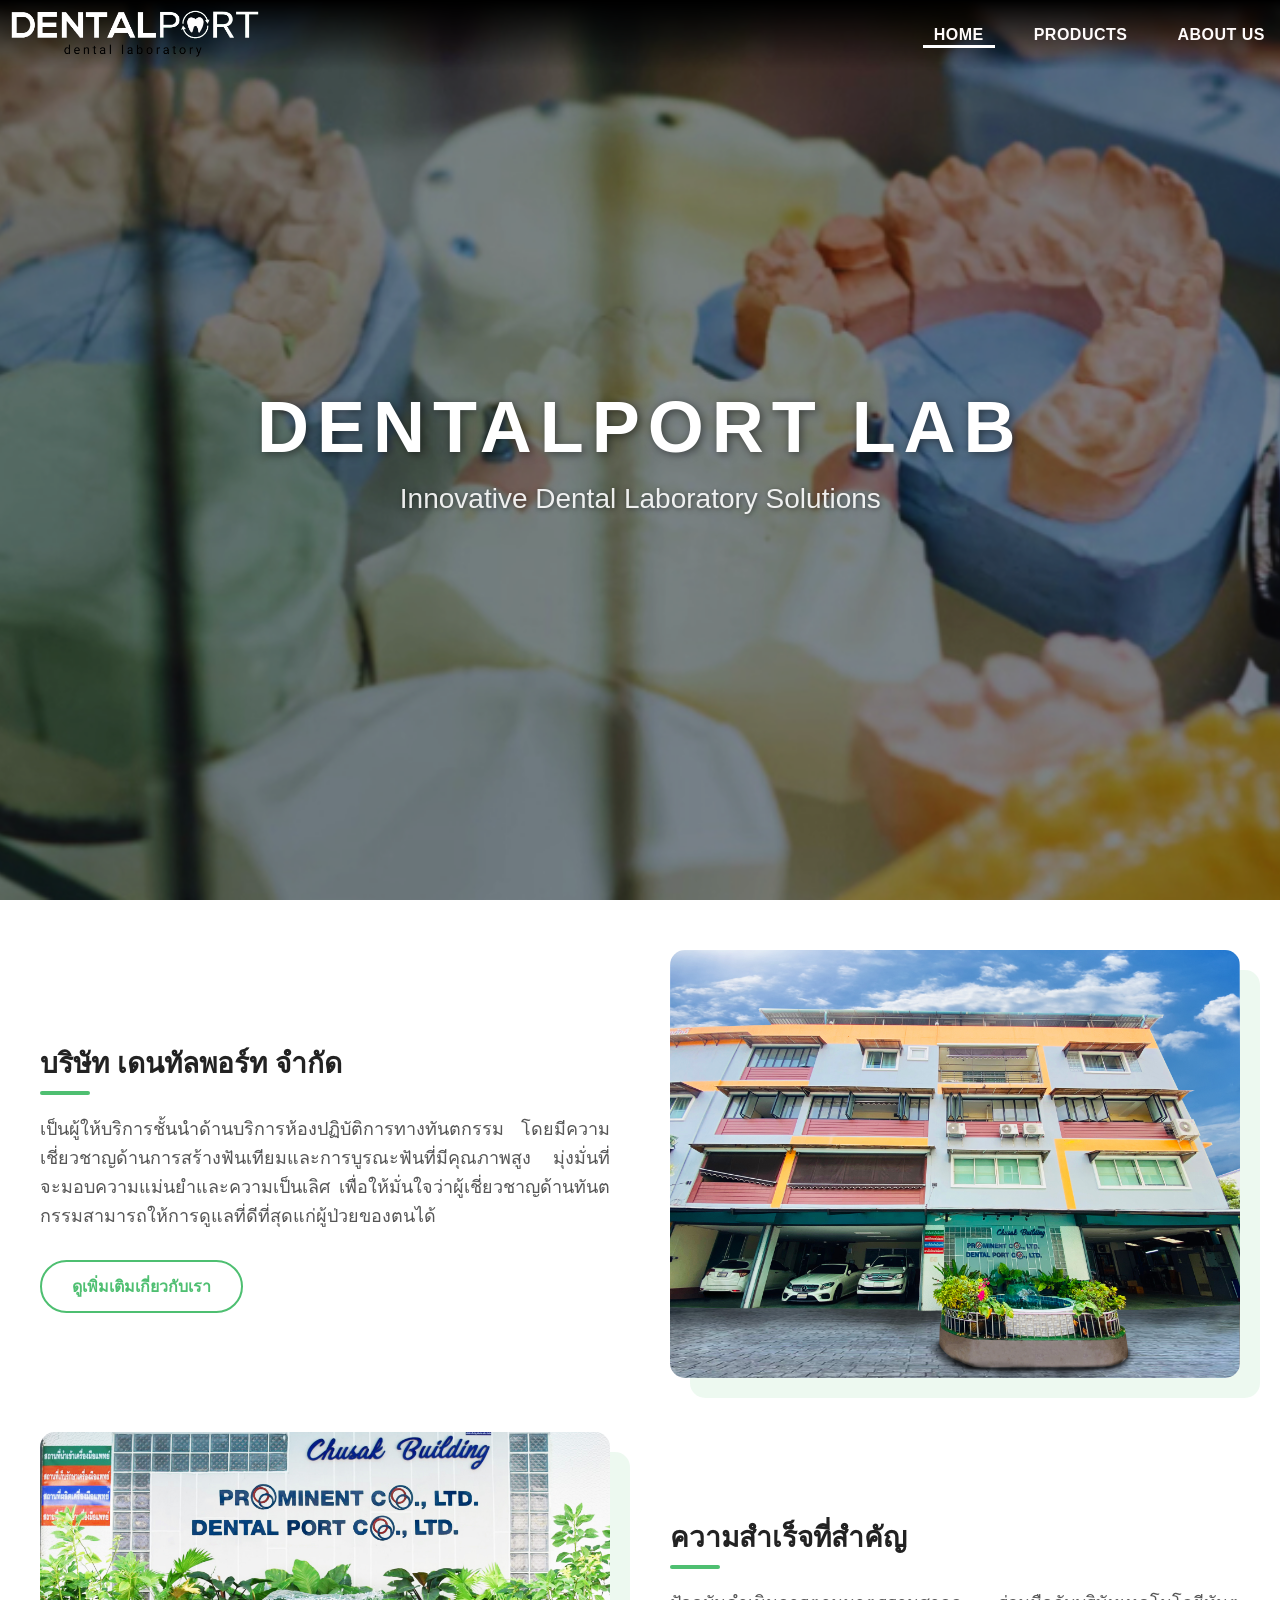
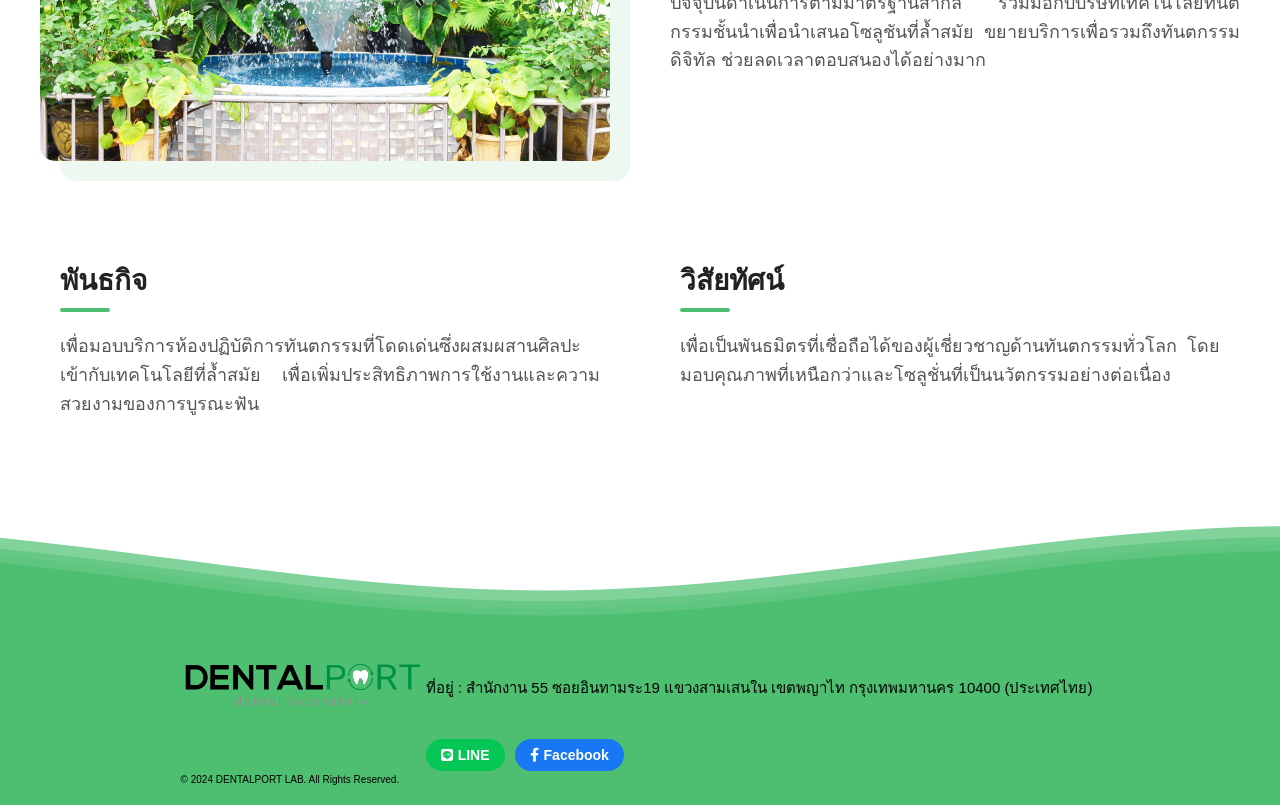
<file: index.html>
<!DOCTYPE html>
<html lang="th">
<head>
    <meta charset="UTF-8">
    <meta name="viewport" content="width=device-width, initial-scale=1.0">
    <title>DENTALPORT</title>
    
    <link rel="icon" type="image/png" href="images/logoS.png?v=2">
    <link rel="apple-touch-icon" href="images/logoS.png"> <link rel="stylesheet" href="styles.css">
    <link rel="stylesheet" href="https://cdnjs.cloudflare.com/ajax/libs/font-awesome/6.0.0/css/all.min.css">
</head>
<body>
    <div id="header-placeholder"></div>

    <section class="hero-section" id="main-hero-section">
        <div id="slideshow-bg" class="slideshow-container"></div>

        <div class="hero-overlay"></div> 

        <div class="hero-content">
            <h1 class="hero-title">DENTALPORT LAB</h1>
            <p class="hero-subtitle">Innovative Dental Laboratory Solutions</p>
        </div>
    </section>

    <main class="main-content-section">
        <div class="container">
            <div class="about-brief-wrapper">
                <div class="brief-text">
                    <h2 class="brief-title">บริษัท เดนทัลพอร์ท จำกัด</h2>
                    <p class="brief-p">
                        เป็นผู้ให้บริการชั้นนำด้านบริการห้องปฏิบัติการทางทันตกรรม
                        โดยมีความเชี่ยวชาญด้านการสร้างฟันเทียมและการบูรณะฟันที่มีคุณภาพสูง
                        มุ่งมั่นที่จะมอบความแม่นยำและความเป็นเลิศ
                        เพื่อให้มั่นใจว่าผู้เชี่ยวชาญด้านทันตกรรมสามารถให้การดูแลที่ดีที่สุดแก่ผู้ป่วยของตนได้
                    </p>
                    <a href="aboutus.html" class="btn-outline">ดูเพิ่มเติมเกี่ยวกับเรา</a>
                </div>

                <div class="brief-image">
                    <img src="slideshow/img4.jpg" alt="Dental Lab Work">
                </div>
            </div>
        </div>
        <div class="container" style="margin-top: 50px; margin-bottom: 50px">
            <div class="about-brief-wrapper">
                
                <div class="brief-image">
                    <img src="slideshow/img3.jpg" alt="Dental Lab Work">
                </div>
                
                <div class="brief-text">
                    <h2 class="brief-title">ความสำเร็จที่สำคัญ</h2>
                    <p class="brief-p">
                        ปัจจุบันดำเนินการตามมาตรฐานสากล
                        ร่วมมือกับบริษัทเทคโนโลยีทันตกรรมชั้นนำเพื่อนำเสนอโซลูชันที่ล้ำสมัย
                        ขยายบริการเพื่อรวมถึงทันตกรรมดิจิทัล
                        ช่วยลดเวลาตอบสนองได้อย่างมาก
                    </p>
                    <!--<a href="aboutus.html" class="btn-outline">ดูเพิ่มเติมเกี่ยวกับเรา</a>-->
                </div>
            </div>
        </div>
        <div class="container" style="margin-bottom: 50px">
            <div class="about-brief-wrapper vision-mission-grid">
                <div class="brief-text">
                    <h2 class="brief-title">พันธกิจ</h2>
                    <p class="brief-p">
                        เพื่อมอบบริการห้องปฏิบัติการทันตกรรมที่โดดเด่นซึ่งผสมผสานศิลปะเข้ากับเทคโนโลยีที่ล้ำสมัย เพื่อเพิ่มประสิทธิภาพการใช้งานและความสวยงามของการบูรณะฟัน
                    </p>
                </div>

                <div class="brief-text">
                    <h2 class="brief-title">วิสัยทัศน์</h2>
                    <p class="brief-p">
                        เพื่อเป็นพันธมิตรที่เชื่อถือได้ของผู้เชี่ยวชาญด้านทันตกรรมทั่วโลก โดยมอบคุณภาพที่เหนือกว่าและโซลูชั่นที่เป็นนวัตกรรมอย่างต่อเนื่อง
                    </p>
                </div>
            </div>
        </div>
    </main>
    
    <div id="footer-placeholder"></div>
    <script src="script.js"></script>
</body>
</html>
</file>
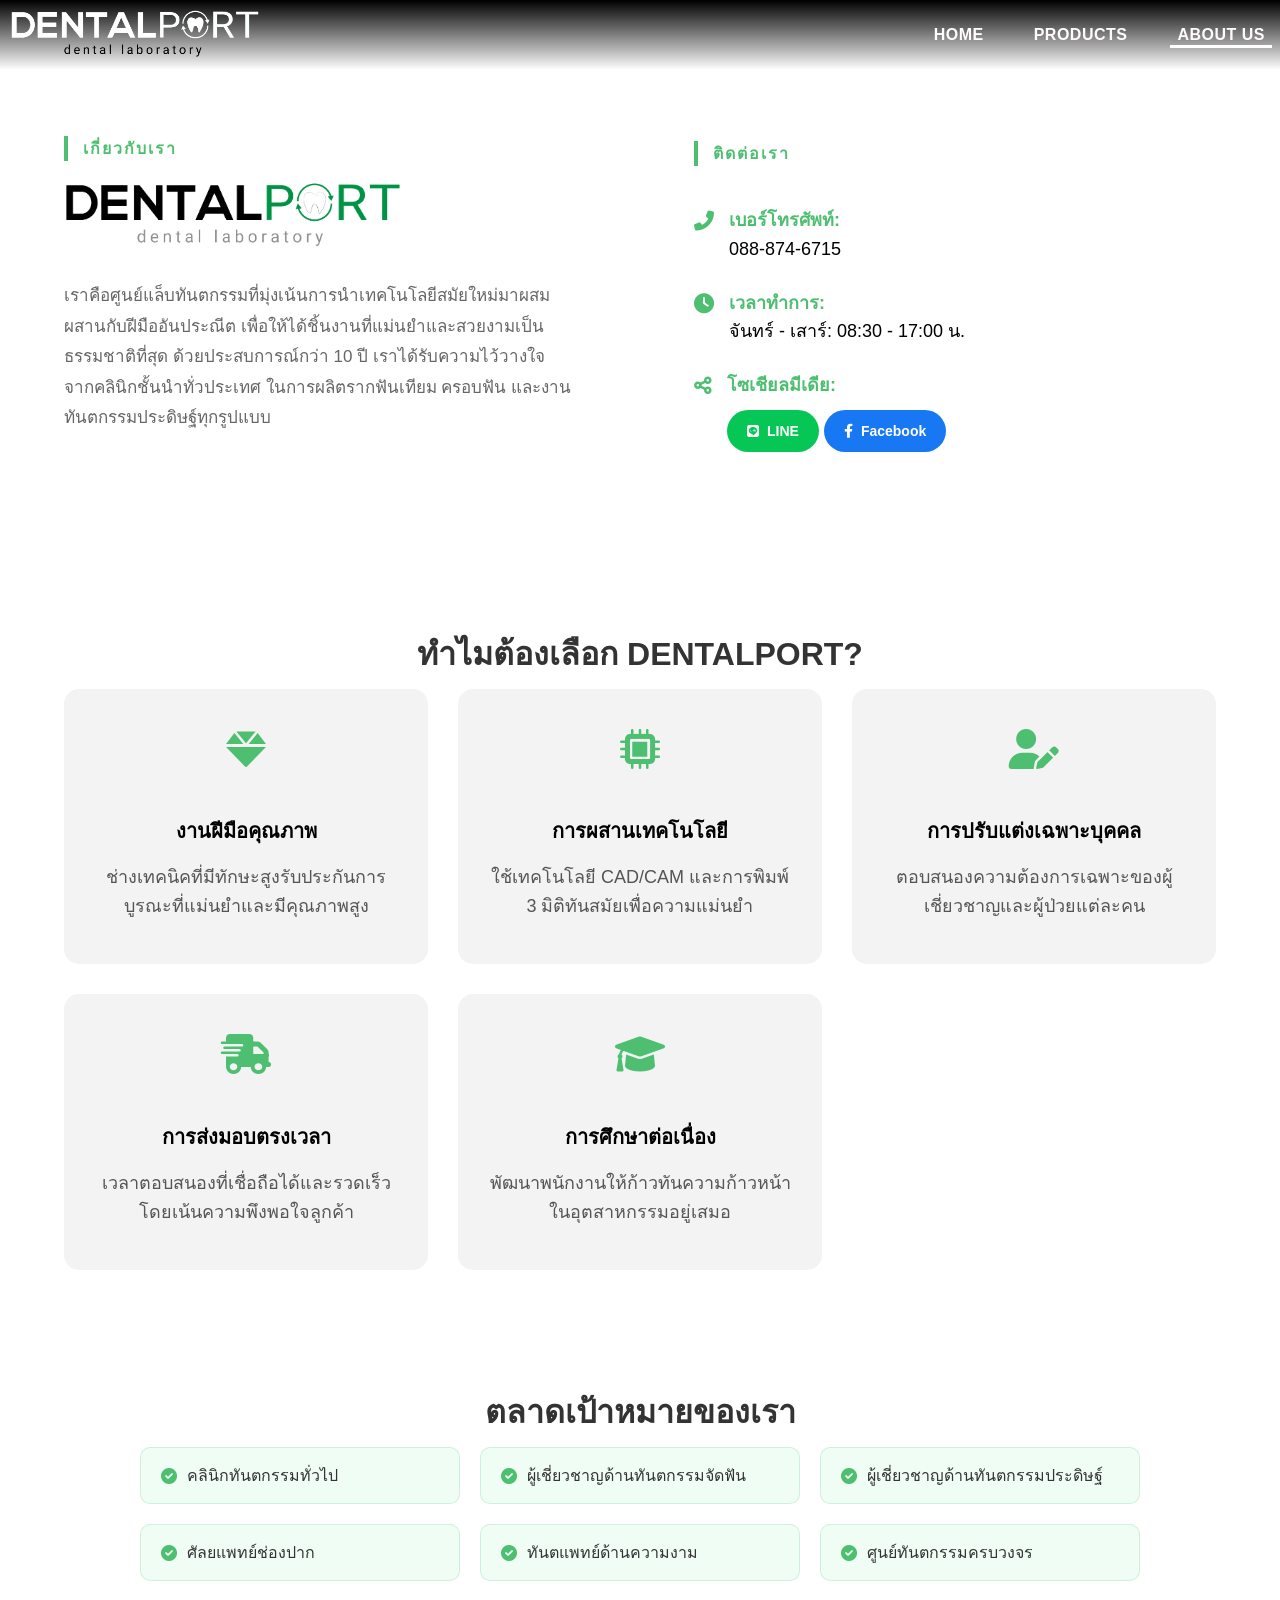
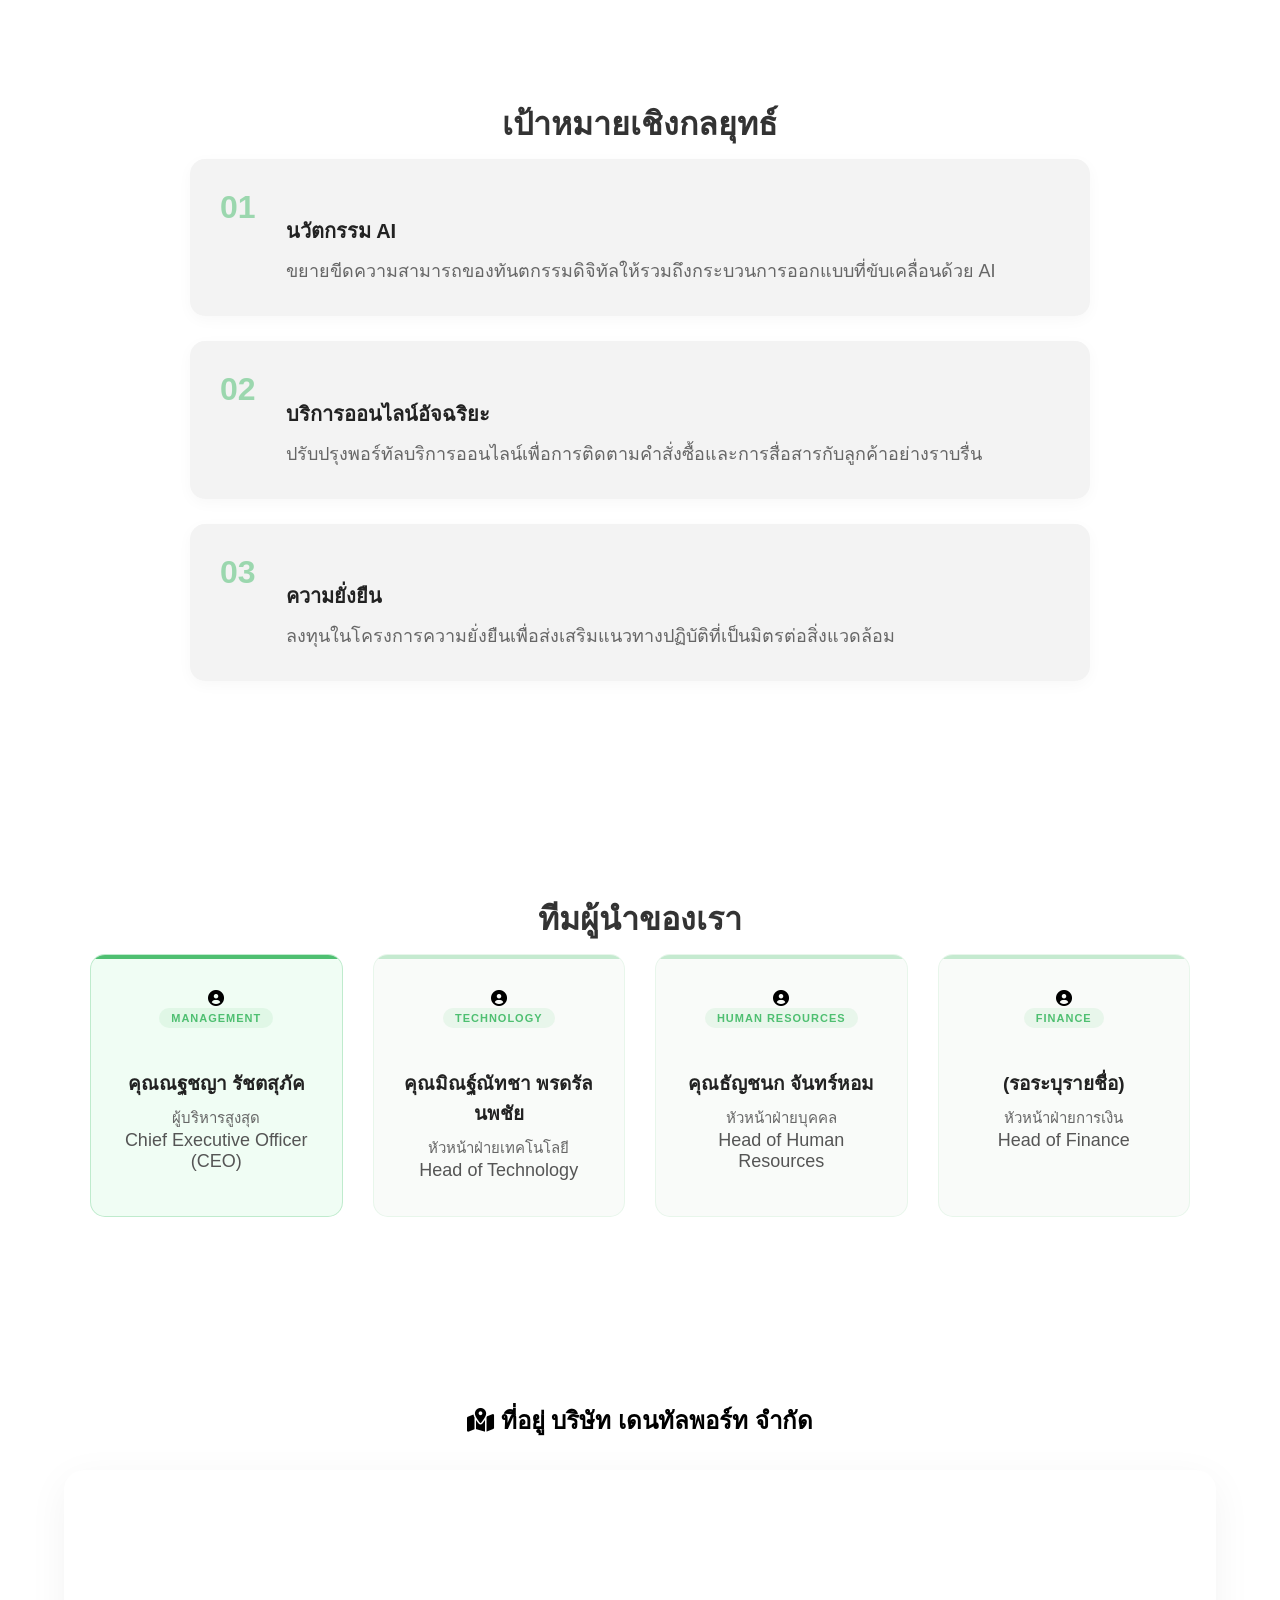
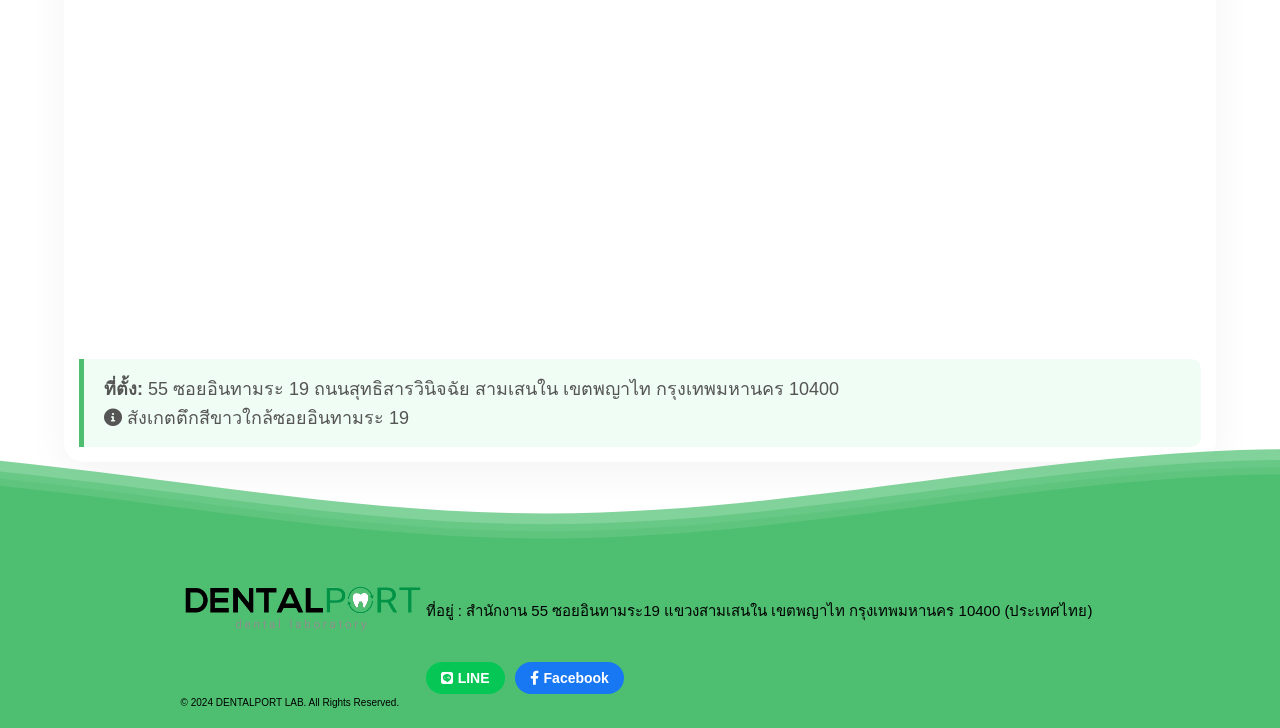
<file: aboutus.html>
<!DOCTYPE html>
<html lang="th">
<head>
    <meta charset="UTF-8">
    <meta name="viewport" content="width=device-width, initial-scale=1.0">
    <title>ABOUT US - DENTALPORT</title>
    
    <link rel="icon" type="image/png" href="images/logoS.png?v=2">
    <link rel="apple-touch-icon" href="images/logoS.png"> <link rel="stylesheet" href="styles.css">
    <link rel="stylesheet" href="https://cdnjs.cloudflare.com/ajax/libs/font-awesome/6.0.0/css/all.min.css">
</head>
<body>

    <div id="header-placeholder"></div>

    <section class="about-hero-section">
        <main class="about-container">
            <div class="about-left">
                <h3 class="section-title">เกี่ยวกับเรา</h3>
                <img src="images/logodentalport.png" alt="Logo" class="about-logo-main">
                <p class="about-description">
                    เราคือศูนย์แล็บทันตกรรมที่มุ่งเน้นการนำเทคโนโลยีสมัยใหม่มาผสมผสานกับฝีมืออันประณีต 
                    เพื่อให้ได้ชิ้นงานที่แม่นยำและสวยงามเป็นธรรมชาติที่สุด 
                    ด้วยประสบการณ์กว่า 10 ปี เราได้รับความไว้วางใจจากคลินิกชั้นนำทั่วประเทศ 
                    ในการผลิตรากฟันเทียม ครอบฟัน และงานทันตกรรมประดิษฐ์ทุกรูปแบบ
                </p>
            </div>

            <div class="about-right">
                <h3 class="section-title">ติดต่อเรา</h3>
                <div class="contact-list">
                    <div class="contact-item">
                        <i class="fas fa-phone-alt icon-green"></i>
                        <div>
                            <strong>เบอร์โทรศัพท์:</strong><br>
                            088-874-6715
                        </div>
                    </div>
                    <div class="contact-item">
                        <i class="fas fa-clock icon-green"></i>
                        <div>
                            <strong>เวลาทำการ:</strong><br>
                            จันทร์ - เสาร์: 08:30 - 17:00 น.
                        </div>
                    </div>
                    <div class="contact-item">
                        <i class="fas fa-share-alt icon-green"></i>
                        <div>
                            <strong>โซเชียลมีเดีย:</strong>
                            <div class="social-buttons">
                                <a href="https://line.me/ti/p/~YOUR_ID" target="_blank" class="btn-social line">
                                    <i class="fab fa-line"></i> LINE
                                </a>
                                <a href="https://facebook.com/YOUR_PAGE" target="_blank" class="btn-social facebook">
                                    <i class="fab fa-facebook-f"></i> Facebook
                                </a>
                            </div>
                        </div>
                    </div>
                </div>
            </div>
        </main>
    </section>

    <section class="features-section">
        <div class="container-inner">
            <h2 class="main-sub-title">ทำไมต้องเลือก DENTALPORT?</h2>
            <div class="features-grid">
                <div class="feature-card">
                    <i class="fas fa-gem"></i>
                    <h4>งานฝีมือคุณภาพ</h4>
                    <p>ช่างเทคนิคที่มีทักษะสูงรับประกันการบูรณะที่แม่นยำและมีคุณภาพสูง</p>
                </div>
                <div class="feature-card">
                    <i class="fas fa-microchip"></i>
                    <h4>การผสานเทคโนโลยี</h4>
                    <p>ใช้เทคโนโลยี CAD/CAM และการพิมพ์ 3 มิติทันสมัยเพื่อความแม่นยำ</p>
                </div>
                <div class="feature-card">
                    <i class="fas fa-user-edit"></i>
                    <h4>การปรับแต่งเฉพาะบุคคล</h4>
                    <p>ตอบสนองความต้องการเฉพาะของผู้เชี่ยวชาญและผู้ป่วยแต่ละคน</p>
                </div>
                <div class="feature-card">
                    <i class="fas fa-shipping-fast"></i>
                    <h4>การส่งมอบตรงเวลา</h4>
                    <p>เวลาตอบสนองที่เชื่อถือได้และรวดเร็วโดยเน้นความพึงพอใจลูกค้า</p>
                </div>
                <div class="feature-card">
                    <i class="fas fa-graduation-cap"></i>
                    <h4>การศึกษาต่อเนื่อง</h4>
                    <p>พัฒนาพนักงานให้ก้าวทันความก้าวหน้าในอุตสาหกรรมอยู่เสมอ</p>
                </div>
            </div>
        </div>
    </section>
    
    <section class="target-market-section">
        <div class="container-inner">
            <h2 class="main-sub-title">ตลาดเป้าหมายของเรา</h2>
            <div class="market-grid">
                <div class="market-item"><i class="fas fa-check-circle"></i> คลินิกทันตกรรมทั่วไป</div>
                <div class="market-item"><i class="fas fa-check-circle"></i> ผู้เชี่ยวชาญด้านทันตกรรมจัดฟัน</div>
                <div class="market-item"><i class="fas fa-check-circle"></i> ผู้เชี่ยวชาญด้านทันตกรรมประดิษฐ์</div>
                <div class="market-item"><i class="fas fa-check-circle"></i> ศัลยแพทย์ช่องปาก</div>
                <div class="market-item"><i class="fas fa-check-circle"></i> ทันตแพทย์ด้านความงาม</div>
                <div class="market-item"><i class="fas fa-check-circle"></i> ศูนย์ทันตกรรมครบวงจร</div>
            </div>
        </div>
    </section>

    <section class="strategy-section">
        <div class="container-inner">
            <h2 class="main-sub-title">เป้าหมายเชิงกลยุทธ์</h2>
            <div class="strategy-container">
                <div class="strategy-card">
                    <div class="strategy-number">01</div>
                    <div class="strategy-content">
                        <h4>นวัตกรรม AI</h4>
                        <p>ขยายขีดความสามารถของทันตกรรมดิจิทัลให้รวมถึงกระบวนการออกแบบที่ขับเคลื่อนด้วย AI</p>
                    </div>
                </div>
                <div class="strategy-card">
                    <div class="strategy-number">02</div>
                    <div class="strategy-content">
                        <h4>บริการออนไลน์อัจฉริยะ</h4>
                        <p>ปรับปรุงพอร์ทัลบริการออนไลน์เพื่อการติดตามคำสั่งซื้อและการสื่อสารกับลูกค้าอย่างราบรื่น</p>
                    </div>
                </div>
                <div class="strategy-card">
                    <div class="strategy-number">03</div>
                    <div class="strategy-content">
                        <h4>ความยั่งยืน</h4>
                        <p>ลงทุนในโครงการความยั่งยืนเพื่อส่งเสริมแนวทางปฏิบัติที่เป็นมิตรต่อสิ่งแวดล้อม</p>
                    </div>
                </div>
            </div>
        </div>
    </section>              
   
    <section class="leadership-section">
        <div class="container-inner">
            <h2 class="main-sub-title">ทีมผู้นำของเรา</h2>
            <div class="team-grid">

                <div class="team-card leader">
                    <div class="team-photo">
                        <div class="photo-placeholder"><i class="fas fa-user-circle"></i></div>
                        <!--<img src="images/leader_ceo.jpg" alt="คุณณฐชญา รัชตสุภัค" class="leader-img">-->
                    </div>
                    <div class="team-info">
                        <span class="role-tag">Management</span>
                        <h4>คุณณฐชญา รัชตสุภัค</h4>
                        <p class="position">ผู้บริหารสูงสุด</p>
                        <p class="position-en">Chief Executive Officer (CEO)</p>
                    </div>
                </div>

                <div class="team-card">
                    <div class="team-photo">
                        <div class="photo-placeholder"><i class="fas fa-user-circle"></i></div>
                    </div>
                    <div class="team-info">
                        <span class="role-tag">Technology</span>
                        <h4>คุณมิณฐ์ณัทชา พรดรัลนพชัย</h4>
                        <p class="position">หัวหน้าฝ่ายเทคโนโลยี</p>
                        <p class="position-en">Head of Technology</p>
                    </div>
                </div>

                <div class="team-card">
                    <div class="team-photo">
                        <div class="photo-placeholder"><i class="fas fa-user-circle"></i></div>
                    </div>
                    <div class="team-info">
                        <span class="role-tag">Human Resources</span>
                        <h4>คุณธัญชนก จันทร์หอม</h4>
                        <p class="position">หัวหน้าฝ่ายบุคคล</p>
                        <p class="position-en">Head of Human Resources</p>
                    </div>
                </div>

                <div class="team-card">
                    <div class="team-photo">
                        <div class="photo-placeholder"><i class="fas fa-user-circle"></i></div>
                    </div>
                    <div class="team-info">
                        <span class="role-tag">Finance</span>
                        <h4>(รอระบุรายชื่อ)</h4>
                        <p class="position">หัวหน้าฝ่ายการเงิน</p>
                        <p class="position-en">Head of Finance</p>
                    </div>
                </div>

            </div>
        </div>
    </section>

    <section class="map-section-wrapper">
        <div class="container-inner">
            <h3 class="map-heading"><i class="fas fa-map-marked-alt"></i> ที่อยู่ บริษัท เดนทัลพอร์ท จำกัด</h3>
            <div class="map-container-box">
                <div class="map-frame">
                    <iframe src="https://www.google.com/maps/embed?pb=!1m18!1m12!1m3!1d684.9666866681067!2d100.55616863892547!3d13.79353444306918!2m3!1f0!2f0!3f0!3m2!1i1024!2i768!4f13.1!3m3!1m2!1s0x30e29c2500fbf36d%3A0x373a85123aeda2be!2zUFJPTUlORU5UIOC4muC4o-C4tOC4qeC4seC4lyDguJ7guKPguK3guKHguKHguLTguYDguJnguYnguJnguJfguYwg4LiI4Liz4LiB4Lix4LiU!5e0!3m2!1sth!2sth!4v1775275281708!5m2!1sth!2sth" 
                            title="แผนที่ตั้งของ Dentalport Lab"
                            width="100%" height="450" style="border:0;" allowfullscreen="" loading="lazy">
                    </iframe>
                </div>
                <div class="map-info-card">
                    <p><strong>ที่ตั้ง:</strong> 55 ซอยอินทามระ 19 ถนนสุทธิสารวินิจฉัย สามเสนใน เขตพญาไท กรุงเทพมหานคร 10400</p>
                    <p><i class="fas fa-info-circle"></i> สังเกตตึกสีขาวใกล้ซอยอินทามระ 19</p>
                </div>
            </div>
        </div>
    </section>
    

    <div id="footer-placeholder"></div>
    <script src="script.js"></script>
</body>
</html>
</file>
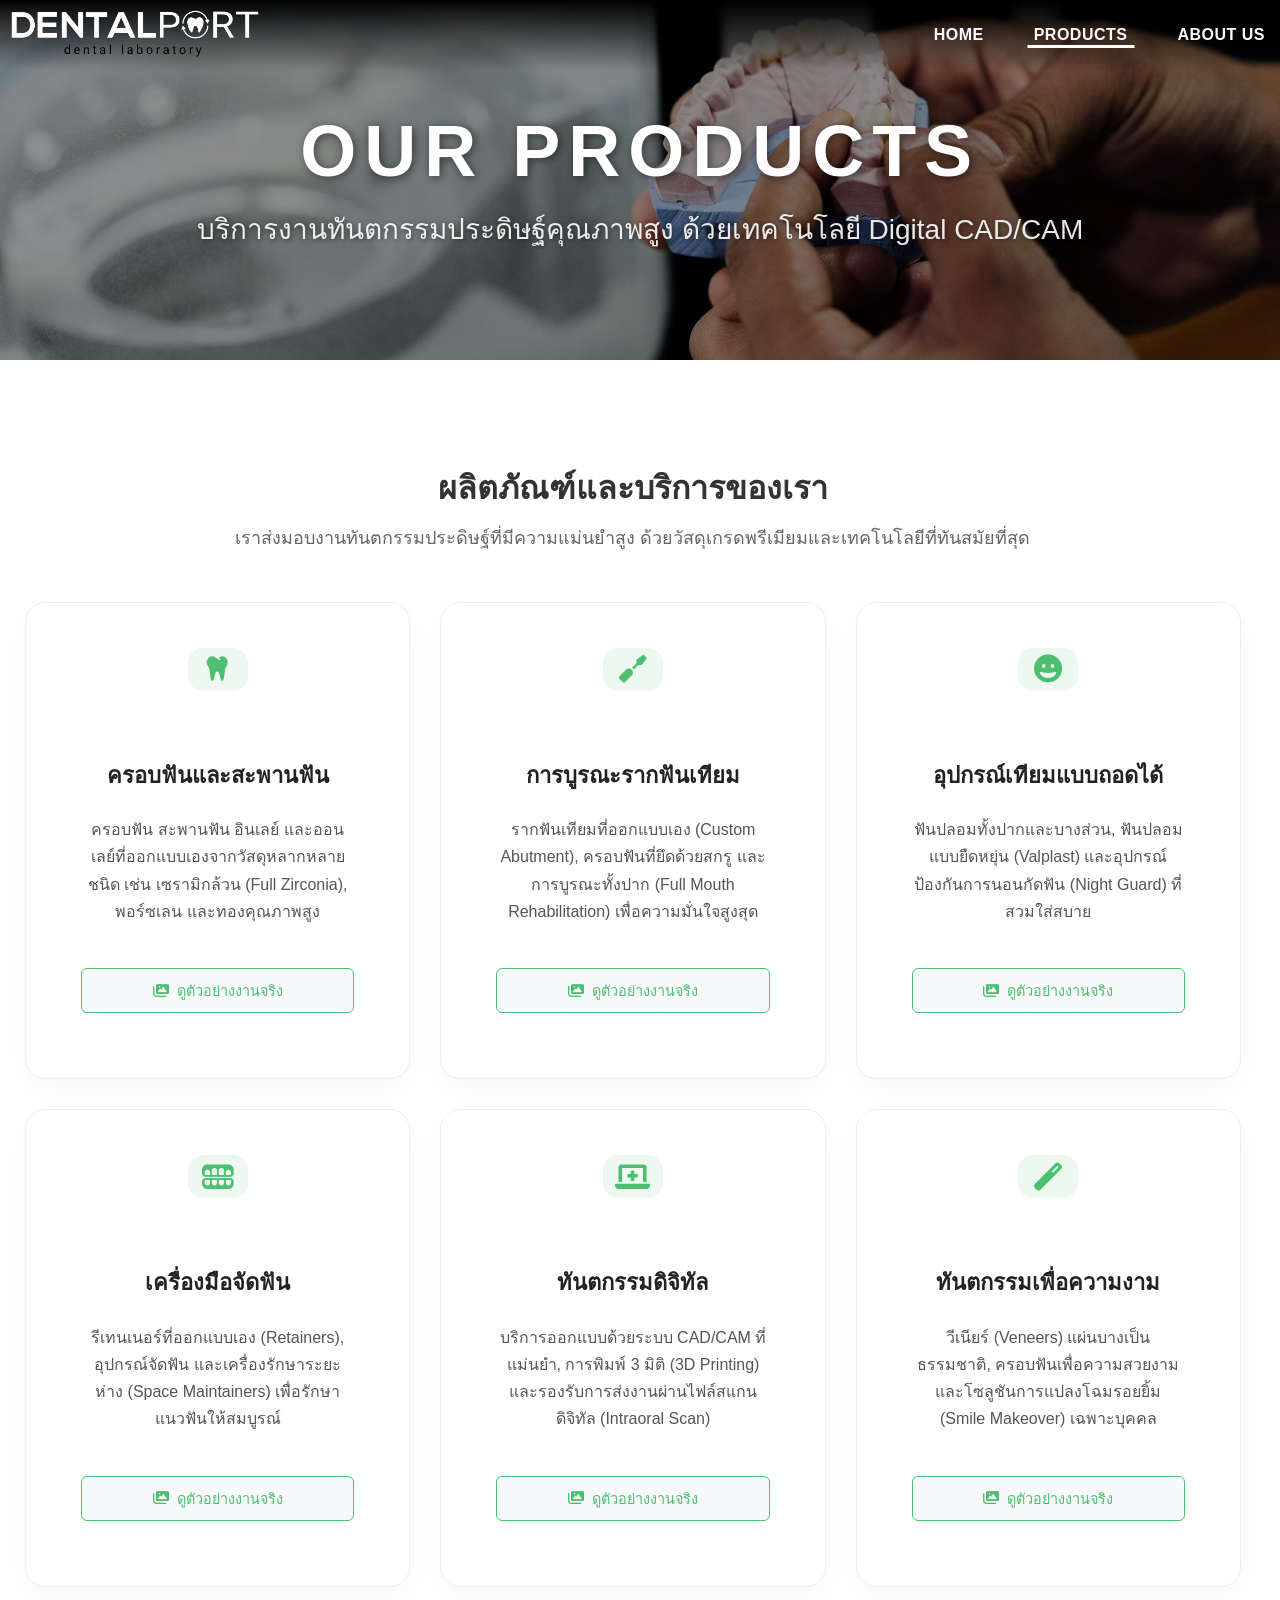
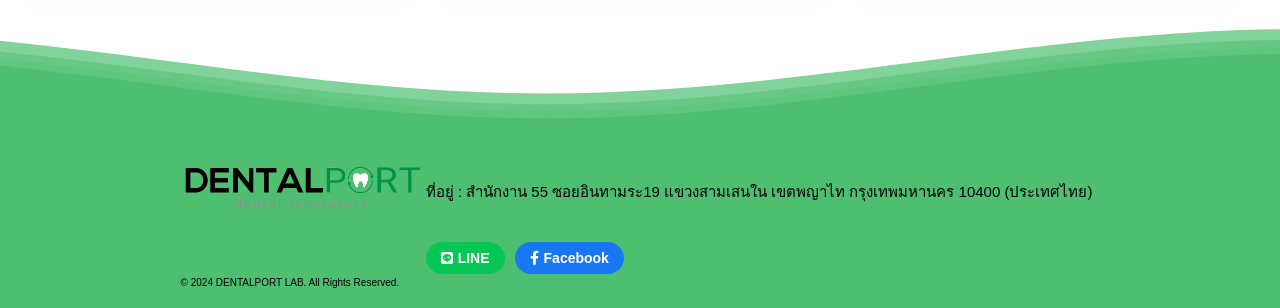
<file: products.html>
<!DOCTYPE html>
<html lang="th">
<head>
    <meta charset="UTF-8">
    <meta name="viewport" content="width=device-width, initial-scale=1.0">
    <title>PRODUCTS - DENTALPORT</title>
    <link rel="icon" type="image/png" href="images/logoS.png?v=2">
    <link rel="apple-touch-icon" href="images/logoS.png"> <link rel="stylesheet" href="styles.css">
    <link rel="stylesheet" href="https://cdnjs.cloudflare.com/ajax/libs/font-awesome/6.0.0/css/all.min.css">
</head>
<body>
    <div id="header-placeholder"></div>

    <section class="product-hero">
        <div class="hero-overlay"></div>
        <div class="hero-content">
            <h1 class="hero-title" style="opacity: 1; transform: translateY(0);">OUR PRODUCTS</h1>
            <p class="hero-subtitle">บริการงานทันตกรรมประดิษฐ์คุณภาพสูง ด้วยเทคโนโลยี Digital CAD/CAM</p>
        </div>
    </section>

    <main class="product-container">
        <div class="product-header-text">
            <h2 class="main-sub-title">ผลิตภัณฑ์และบริการของเรา</h2>
            <p class="section-desc">เราส่งมอบงานทันตกรรมประดิษฐ์ที่มีความแม่นยำสูง ด้วยวัสดุเกรดพรีเมียมและเทคโนโลยีที่ทันสมัยที่สุด</p>
        </div>

        <div class="product-grid">
            <div class="product-card">
                <div class="product-icon"><i class="fas fa-tooth"></i></div>
                <div class="product-info">
                    <h3>ครอบฟันและสะพานฟัน</h3>
                    <p>ครอบฟัน สะพานฟัน อินเลย์ และออนเลย์ที่ออกแบบเองจากวัสดุหลากหลายชนิด เช่น เซรามิกล้วน (Full Zirconia), พอร์ซเลน และทองคุณภาพสูง</p>
                    
                    <a href="fullmetalgallery.html" class="gallery-btn">
                        <i class="fa-solid fa-images"></i> ดูตัวอย่างงานจริง
                    </a>
                </div>
            </div>

            <div class="product-card">
                <div class="product-icon"><i class="fas fa-screwdriver"></i></div>
                <div class="product-info">
                    <h3>การบูรณะรากฟันเทียม</h3>
                    <p>รากฟันเทียมที่ออกแบบเอง (Custom Abutment), ครอบฟันที่ยึดด้วยสกรู และการบูรณะทั้งปาก (Full Mouth Rehabilitation) เพื่อความมั่นใจสูงสุด</p>
                    
                    <a href="fullmetalgallery.html" class="gallery-btn">
                        <i class="fa-solid fa-images"></i> ดูตัวอย่างงานจริง
                    </a>
                </div>
            </div>

            <div class="product-card">
                <div class="product-icon"><i class="fas fa-grin"></i></div>
                <div class="product-info">
                    <h3>อุปกรณ์เทียมแบบถอดได้</h3>
                    <p>ฟันปลอมทั้งปากและบางส่วน, ฟันปลอมแบบยืดหยุ่น (Valplast) และอุปกรณ์ป้องกันการนอนกัดฟัน (Night Guard) ที่สวมใส่สบาย</p>
                    
                    <a href="fullmetalgallery.html" class="gallery-btn">
                        <i class="fa-solid fa-images"></i> ดูตัวอย่างงานจริง
                    </a>
                </div>
            </div>

            <div class="product-card">
                <div class="product-icon"><i class="fa-solid fa-teeth-open"></i></div>
                <div class="product-info">
                    <h3>เครื่องมือจัดฟัน</h3>
                    <p>รีเทนเนอร์ที่ออกแบบเอง (Retainers), อุปกรณ์จัดฟัน และเครื่องรักษาระยะห่าง (Space Maintainers) เพื่อรักษาแนวฟันให้สมบูรณ์</p>
                    
                    <a href="fullmetalgallery.html" class="gallery-btn">
                        <i class="fa-solid fa-images"></i> ดูตัวอย่างงานจริง
                    </a>
                </div>
            </div>

            <div class="product-card">
                <div class="product-icon"><i class="fas fa-laptop-medical"></i></div>
                <div class="product-info">
                    <h3>ทันตกรรมดิจิทัล</h3>
                    <p>บริการออกแบบด้วยระบบ CAD/CAM ที่แม่นยำ, การพิมพ์ 3 มิติ (3D Printing) และรองรับการส่งงานผ่านไฟล์สแกนดิจิทัล (Intraoral Scan)</p>
                    
                    <a href="fullmetalgallery.html" class="gallery-btn">
                        <i class="fa-solid fa-images"></i> ดูตัวอย่างงานจริง
                    </a>
                </div>
            </div>

            <div class="product-card">
                <div class="product-icon"><i class="fas fa-magic"></i></div>
                <div class="product-info">
                    <h3>ทันตกรรมเพื่อความงาม</h3>
                    <p>วีเนียร์ (Veneers) แผ่นบางเป็นธรรมชาติ, ครอบฟันเพื่อความสวยงาม และโซลูชันการแปลงโฉมรอยยิ้ม (Smile Makeover) เฉพาะบุคคล</p>
                    
                    <a href="fullmetalgallery.html" class="gallery-btn">
                        <i class="fa-solid fa-images"></i> ดูตัวอย่างงานจริง
                    </a>
                </div>
            </div>
        </div>
    </main>

    <div id="footer-placeholder"></div>
    <script src="script.js"></script>
</body>
</html>
</file>
<file: styles.css>
/* ตั้งค่าเริ่มต้น */

body {
    margin: 0;
    font-family: "Prompt", sans-serif;
}
body, html {
    overflow-x: hidden; /* อนุญาตให้เลื่อนแนวตั้งได้ปกติ ห้ามใส่ overflow: hidden เฉยๆ */
    height: auto;
}
/* --- ส่วนของ Header หลัก --- */
#header-placeholder {
    position: sticky;
    top: 0;
    z-index: 1000; /* ต้องมี z-index สูงๆ เพื่อให้อยู่เหนือเนื้อหาอื่น */
    width: 100%;
}
.main-header {
    display: flex;
    justify-content: space-between;
    align-items: center;
    padding: 0 10px;
    height: 70px;
    background: linear-gradient(180deg, #000000 0%, rgba(0, 0, 0, 0) 100%);
    transition: all 0.5s cubic-bezier(0.4, 0, 0.2, 1);
    /*position: sticky;*/
    width: 100%;
    top: 0;
    z-index: 1000;
    opacity: 0; /* ซ่อนไว้ก่อนเพื่อให้โลโก้วิ่งเสร็จค่อยโผล่ */
}

header.main-header {
    position: fixed; /* ถ้า sticky ไม่ทำงาน ให้ลองใช้ fixed แทนครับ */
    top: 0;
    left: 0;
    width: 100%;
    z-index: 10000;
}
/* --- โลโก้ --- */
/*
.logo-wrapper {
    position: relative;
    width: 140px;
    height: 50px;
}
*/
/*
.logo {
    position: absolute;
    width: 100%; height: 100%;
    object-fit: contain;
    transition: opacity 0.5s ease;
}
*/
/*.hover-logo { opacity: 0; }*/

/* --- สไตล์ตอนเลื่อนหน้าจอ (Scrolled State) --- */
/* เมื่อมีการเลื่อนเมาส์ลงมาเกิน 50px เราจะบังคับให้ Header เป็นสีเขียวค้างไว้ */
.main-header.scrolled {
    background: #4ebf71 !important; /* บังคับให้เป็นสีเขียวที่คุณต้องการ */
    height: 60px; /* อาจจะหดความสูงลงเล็กน้อยเพื่อให้ดูเพรียวขึ้นตอนเลื่อน */
    box-shadow: 0 2px 10px rgba(0,0,0,0.1);
}

/* ปรับสีตัวหนังสือและเส้นใต้เมื่อ Header กลายเป็นสีเขียว (Scrolled) */
.main-header.scrolled .menu-item {
    color: #ffffff !important;
}

.main-header.scrolled .menu-item::after {
    background-color: #ffffff !important;
}

/* ทำให้โลโก้สลับเป็นตัว Hover อัตโนมัติเมื่อเลื่อนลงมา (ถ้าต้องการ) */
.main-header.scrolled .logo-default {
    opacity: 0;
}
.main-header.scrolled .logo-hover {
    opacity: 1;
}

/* ส่วน Header ปกติ (ตรวจสอบว่ามี position: sticky หรือยัง) */
.main-header {
    position: sticky;
    top: 0;
    width: 100%;
    z-index: 1000;
    transition: all 0.4s ease; /* ทำให้การเปลี่ยนสีนุ่มนวล */
}

/* --- แถบเมนู (Tab Menu Bar) --- */
.menu-list {
    display: flex;
    list-style: none;
    margin: 0;
    padding: 0;
    height: 80px; /* ให้สูงเท่า Header เพื่อจัดกึ่งกลางแนวตั้ง */
    align-items: center;
}

.menu-item {
    text-decoration: none;
    color: #fffbfb;
    font-weight: 600;
    padding: 10px 20px;
    margin: 0 5px;
    position: relative;
    transition: all 0.3s ease;
    font-size: 16px;
}

/* เส้นขีดล่างแบบ Tab */
.menu-item::after {
    content: "";
    position: absolute;
    bottom: 5px;
    left: 50%;
    width: 0;
    height: 3px;
    background-color: #ffffff;
    transition: all 0.3s ease;
    transform: translateX(-50%);
}

.menu-item:hover::after,
.menu-item.active::after {
    width: 80%; /* เส้นปรากฏขึ้น */
}

/* --- เอฟเฟกต์เมื่อ Hover ที่ Header (ทั้งแถบ) --- */

.main-header:hover {
    /* เปลี่ยนสีพื้นหลังเป็นแบบไล่เฉดเข้ม */
    /*background: linear-gradient(135deg, #4ebf71 0%, rgba(42, 82, 152, 0) 100%);*/
    background: linear-gradient(180deg, rgb(78, 191, 113) 0%, rgba(78, 191, 113, 0) 100%);
    /*background-color: #4ebf71;*/
}
/*#4ebf71*/
/* เปลี่ยนโลโก้ */
.main-header:hover .default-logo {
    opacity: 0;
}
.main-header:hover .hover-logo {
    opacity: 1;
}

/* เปลี่ยนสีเมนูทั้งหมดเป็นขาว */
.main-header:hover .menu-item {
    color: rgba(0, 0, 0, 0.8);
}

.main-header:hover .menu-item:hover,
.main-header:hover .menu-item.active {
    color: #000000;
}

/* เปลี่ยนสีเส้นขีดล่างเป็นขาวเมื่อ Header โดน Hover */
.main-header:hover .menu-item::after {
    background-color: #000000;
}
/* ส่วนที่ครอบโลโก้ */
.logo-wrapper {
    position: relative;
    width: 250px; /* ขนาดความกว้างตามที่คุณกำหนด */
    height: auto;
    display: flex;
    align-items: center;
}

.logo {
    /* ใช้ relative สำหรับตัวหลักเพื่อให้ wrapper ขยายตามความสูงจริงของรูป */
    position: relative;
    width: 100%;
    height: auto; /* รักษาอัตราส่วนภาพ (Aspect Ratio) */
    display: block;
    transition: opacity 0.5s ease;
}

/* ตัวที่จะซ้อนทับ (โลโก้ตอน Hover) ให้ใช้ absolute */
.hover-logo {
    position: absolute;
    top: 0;
    left: 0;
    opacity: 0;
}

/* เมื่อ Hover ให้สลับความโปร่งแสง */
.main-header:hover .default-logo {
    opacity: 0;
}

.main-header:hover .hover-logo {
    opacity: 1;
}

/* --- ส่วนเสริมสำหรับ Intro Animation --- */

/* คลาสที่จะใส่ให้โลโก้ตอนเริ่มโหลด */
.logo-intro-active {
    position: fixed !important;
    top: 50%;
    left: 50%;
    transform: translate(-50%, -50%) scale(2); /* ขยายขนาด 2 เท่าและอยู่กลางจอ */
    z-index: 9999;
    transition: all 1.2s cubic-bezier(0.7, 0, 0.3, 1); /* จังหวะการเคลื่อนที่ */
}

/* คลาสที่จะถอดออกเมื่อเข้าที่ */
.logo-normal {
    /* สไตล์เดิมของคุณใน .logo */
    position: relative;
    width: 100%;
    height: auto;
    display: block;
    transition:
        opacity 0.5s ease,
        transform 1.2s cubic-bezier(0.7, 0, 0.3, 1);
}

/* ปิดการแสดงผล Header อื่นๆ ชั่วคราวจนกว่าโลโก้จะเข้าที่ (ออปชันเสริม) */
.main-header {
    /* ...โค้ดเดิมของคุณ... */
    opacity: 0;
    transition:
        opacity 0.5s ease 1s,
        all 0.5s cubic-bezier(0.4, 0, 0.2, 1);
}

.header-visible {
    opacity: 1 !important;
}
/* --- สไตล์สำหรับ Hero Section (หน้าแรก) --- */
.hero-section {
    position: relative;
    height: 100vh; /* สูงเต็มหน้าจอ */
    width: 100%;
    overflow: hidden;
    display: flex;
    justify-content: center;
    align-items: center;
    background-color: #000;
}

.slideshow-container {
    position: absolute;
    top: 0;
    left: 0;
    width: 100%;
    height: 100%;
    background-size: cover;
    background-position: center;
    transition: background-image 1.5s ease-in-out; /* ทำให้รูปจางสลับกันนุ่มนวล */
    z-index: 1;
}

.hero-content {
    position: relative;
    z-index: 3;
    text-align: center;
    color: white;
    opacity: 0; /* เริ่มต้นที่ 0 เพื่อให้ JavaScript สั่งโผล่มาสวยๆ */
    transform: translateY(30px);
}
/*
.hero-content {
    text-align: center;
    animation: fadeInUp 1.5s cubic-bezier(0.2, 1, 0.3, 1) forwards;
    opacity: 0;
    will-change: transform, opacity; 
    transition: none;
    position: relative;
}
*/

/* เอฟเฟกต์การลอยขึ้น */
@keyframes fadeInUp {
    from {
        opacity: 0;
        transform: translateY(50px); /* เริ่มจากข้างล่าง 50px */
    }
    to {
        opacity: 1;
        transform: translateY(0); /* เลื่อนขึ้นมาที่ตำแหน่งปกติ */
    }
}

.hero-title {
    font-size: 64px;
    font-weight: 800;
    color: #333;
    margin: 0;
    letter-spacing: 5px;
}
/*----------------------------------end header-----------------------*/
/* --- ทำให้ข้อความเลื่อนหายไปตามการ Scroll --- */
/* เราจะใช้ CSS ทริคง่ายๆ คือการตั้งค่าตามตำแหน่งการเลื่อนหน้าจอ */
.hero-content {
    /* ให้ข้อความขยับตามการเลื่อน (Parallax จางๆ) */
    position: relative;
    will-change: transform, opacity;
}

/* ใส่รูปภาพพื้นหลังผ่าน CSS */
.hero-with-bg {
    /* --- เปลี่ยนชื่อไฟล์รูปภาพของคุณตรงนี้ --- */
    background-image: url("slideshow/img1.png");
    /* -------------------------------------- */

    background-size: cover; /* ให้รูปขยายเต็มพื้นที่ */
    background-position: center; /* จัดรูปให้อยู่กึ่งกลาง */
    background-repeat: no-repeat; /* ไม่ให้รูปซ้ำ */
    background-attachment: fixed; /* (Optional) ทำเอฟเฟกต์ Parallax จางๆ ตอนเลื่อน */
}

/* เพิ่ม Overlay สีเข้มทับรูป เพื่อให้ตัวหนังสือขาวเด่นขึ้น */
.hero-overlay {
    position: absolute;
    top: 0;
    left: 0;
    width: 100%;
    height: 100%;
    background-color: rgba(0, 0, 0, 0.4); /* สีดำโปร่งแสง 40% */
    z-index: 2;
}

/* ปรับ Content ให้ลอยเด่นขึ้นมา */
.hero-content {
    text-align: center;
    position: relative;
    z-index: 2; /* ให้อยู่เหนือ Overlay */
    will-change: transform, opacity;
    /* เราจะใช้ JS คุมการโผล่ตามโค้ดเดิมครับ */
}

/* ปรับสีตัวหนังสือให้เด่นบนรูป */
.hero-title {
    font-size: 72px; /* ขยายขนาดให้ใหญ่ขึ้น */
    font-weight: 800;
    color: #ffffff; /* เปลี่ยนเป็นสีขาว */
    margin: 0;
    letter-spacing: 8px; /* เพิ่มระยะห่างตัวอักษรให้ดูหรู */
    text-shadow: 2px 2px 10px rgba(0, 0, 0, 0.5); /* เพิ่มเงาให้ตัวหนังสือชัดขึ้น */
}

.hero-subtitle {
    font-size: 28px;
    color: rgba(255, 255, 255, 0.9); /* สีขาวโปร่งแสงเล็กน้อย */
    margin-top: 15px;
    text-shadow: 1px 1px 5px rgba(0, 0, 0, 0.5);
}

/*------------------------------------Footer-------------------------------------*/
/* --- Footer Styles --- */
.main-footer {
    position: relative;
    width: 100%;
    background: #4ebf71; /* สีพื้นหลังหลักของ Footer (สีเขียวเดียวกับ Hover Header) */
    min-height: 100px;
    padding: 20px 0;
    display: flex;
    justify-content: center;
    align-items: center;
    flex-direction: column;
}

.waves-container {
    position: absolute;
    top: -100px; /* ให้คลื่นลอยอยู่เหนือแถบ Footer */
    left: 0;
    width: 100%;
    height: 100px; /* ความสูงของคลื่น */
    overflow: hidden;
    line-height: 0;
}

.waves {
    position: relative;
    width: 100%;
    height: 100px;
}

/* --- Animation คลื่นวิ่ง --- */
.parallax > use {
    animation: move-forever 25s cubic-bezier(.55,.5,.45,.5) infinite;
}
.parallax > use:nth-child(1) { animation-delay: -2s; animation-duration: 7s; }
.parallax > use:nth-child(2) { animation-delay: -3s; animation-duration: 10s; }
.parallax > use:nth-child(3) { animation-delay: -4s; animation-duration: 13s; }
.parallax > use:nth-child(4) { animation-delay: -5s; animation-duration: 20s; }

@keyframes move-forever {
    0% { transform: translate3d(-90px,0,0); }
    100% { transform: translate3d(85px,0,0); }
}

/* เนื้อหาตัวหนังสือใน Footer */
.footer-content {
    color: white;
    font-size: 14px;
    z-index: 10;
    margin-top: 20px;
}
/*---------------------------From--------------*/
* h1 คือหัวข้อใหญ่สุด, h2 คือหัวข้อรอง */
h1, h2, h3, h4, h5, h6 {
    font-weight: 800; /* ตัวหนาพิเศษ */
    color: #222222; /* สีเข้มกว่าเนื้อหาปกติ */
    /*margin-bottom: 0rem;s*/
    line-height: 1.3;
    letter-spacing: -0.02em; /* บีบระยะห่างตัวอักษรหัวข้อเล็กน้อยให้ดูโมเดิร์น */
}

/* ขนาดมาตรฐาน (ปรับเปลี่ยนได้ตามความชอบ) */
h1 { font-size: 48px; }
h2 { font-size: 36px; }
h3 { font-size: 28px; margin-bottom: 1px}

/* --- 3. กำหนดสไตล์ "เนื้อหา/ย่อหน้า" (Paragraphs) --- */
p {
    font-size: 18px; /* ขนาดกำลังดีสำหรับอ่านบนเว็บ */
    font-weight: 400; /* ตัวปกติ */
    /*margin-bottom: 1rem;*/
    margin: 0px;
    color: #555555;
}

/* --- 4. ปรับเมนูบาร์ให้ใช้ Font เดียวกัน --- */
.menu-item {
    font-family: 'Prompt', sans-serif;
    font-weight: 600;
    font-size: 16px;
    letter-spacing: 0.5px;
}

/* --- 5. คลาสพิเศษสำหรับหน้า Index (DENTALPORT LAB) --- */
.hero-title {
    font-family: 'Prompt', sans-serif;
    font-weight: 800; /* หนาที่สุด */
    /* ขนาดใหญ่พิเศษที่เราตั้งไว้ก่อนหน้านี้ */
}

.hero-subtitle {
    font-family: 'Prompt', sans-serif;
    font-weight: 400;
}

/* --- About Us Layout --- */
.about-container {
    display: flex;
    width: 100%;
    min-height: 400px;
    align-items: stretch; /* ให้ทั้งสองฝั่งสูงเท่ากันตลอดแนว */
    margin-top: 0;        /* มั่นใจว่าไม่มี margin ด้านบน */
    padding-top: 0;       /* ไม่ต้องมี padding เพื่อให้ชิดขอบบนสุด */
}

/* ฝั่งซ้าย (รูปภาพ) */
.about-left {
    flex: 1;
    /*height: 68vh;         สูงเต็มหน้าจอ */
    position: sticky;     /* หรือ relative */
    top: 0;               /* ชิดบนสุด */
    left: 0;
    overflow: hidden;
    /*background-color: #f0f0f0;  สีสำรองระหว่างรอรูปโหลด */
}

.about-image-wrapper {
    width: 100%;
    height: 100%;
}

.about-img {
    width: 100%;
    height: 100%;
    object-fit: cover; /* ให้รูปเต็มพื้นที่โดยไม่เบี้ยว */
    display: block;
}

/* ฝั่งขวา (เนื้อหา) */
.about-right {
    flex: 1;
    padding: 5px 60px;  /* เพิ่ม padding-top เพื่อไม่ให้ Header บังตัวหนังสือ */
    display: flex;
    flex-direction: column;
    /*justify-content: center;*/
    background-color: #ffffff;
}

.about-text {
    max-width: 600px;
}

.section-title {
    font-size: 28px;
    color: #888;
    text-transform: uppercase;
    letter-spacing: 2px;
    margin-bottom: 10px;
}

/* ตกแต่งปุ่ม (ถ้ามี) */
.btn-more {
    display: inline-block;
    padding: 12px 30px;
    background-color: #4ebf71;
    color: white;
    text-decoration: none;
    border-radius: 5px;
    font-weight: 600;
    margin-top: 20px;
    transition: background 0.3s ease;
}

.btn-more:hover {
    background-color: #3aa65e;
}

/* --- ทำให้รองรับมือถือ (Responsive) --- */
@media (max-width: 768px) {
    .about-container {
        flex-direction: column; /* เปลี่ยนจากซ้ายขวา เป็นบนล่างในมือถือ */
    }
    .about-left {
        height: 300px; /* ปรับความสูงรูปในมือถือ */
        width: 100%;
    }
    .about-right {
        padding: 40px 20px;
        width: 100%;
    }
}
/* --- Map Section Styles --- */
.map-section {
    width: 100%;
    background-color: #f9f9f9;
    padding-bottom: 50px;
}

.map-container {
    width: 100%;
    height: 450px;
    filter: grayscale(10%); /* ทำแผนที่ให้สีดรอปลงเล็กน้อยเพื่อให้ดูโมเดิร์น */
    transition: filter 0.3s ease;
}

.map-container:hover {
    filter: grayscale(0%); /* เมื่อเอาเมาส์วาง แผนที่กลับมาเป็นสีปกติ */
}

.contact-info-bar {
    display: flex;
    justify-content: center;
    gap: 40px;
    padding: 30px;
    background-color: #ffffff;
    box-shadow: 0 5px 15px rgba(0,0,0,0.05);
    margin: -40px 10% 0 10%; /* ให้แถบข้อมูลลอยทับแผนที่เล็กน้อย */
    position: relative;
    z-index: 5;
    border-radius: 8px;
}

.info-item {
    font-size: 16px;
    color: #555;
}

.info-item strong {
    color: #4ebf71; /* สีเขียวประจำแบรนด์ */
}

/* ปรับปรุงหน้าจอเล็ก */
@media (max-width: 768px) {
    .contact-info-bar {
        flex-direction: column;
        margin: 20px;
        gap: 15px;
        text-align: center;
    }
}

/* --- Map Section Styles --- */
.map-section {
    width: 100%;
    background-color: #f9f9f9;
    padding-bottom: 50px;
}

.map-container {
    width: 100%;
    height: 450px;
    filter: grayscale(10%); /* ทำแผนที่ให้สีดรอปลงเล็กน้อยเพื่อให้ดูโมเดิร์น */
    transition: filter 0.3s ease;
}

.map-container:hover {
    filter: grayscale(0%); /* เมื่อเอาเมาส์วาง แผนที่กลับมาเป็นสีปกติ */
}

.contact-info-bar {
    display: flex;
    justify-content: center;
    gap: 40px;
    padding: 30px;
    background-color: #ffffff;
    box-shadow: 0 5px 15px rgba(0,0,0,0.05);
    margin: -40px 10% 0 10%; /* ให้แถบข้อมูลลอยทับแผนที่เล็กน้อย */
    position: relative;
    z-index: 5;
    border-radius: 8px;
}

.info-item {
    font-size: 16px;
    color: #555;
}

.info-item strong {
    color: #4ebf71; /* สีเขียวประจำแบรนด์ */
}

/* ปรับปรุงหน้าจอเล็ก */
@media (max-width: 768px) {
    .contact-info-bar {
        flex-direction: column;
        margin: 20px;
        gap: 15px;
        text-align: center;
    }
}

* --- About Container Layout --- */
.about-container {
    display: flex;
    justify-content: space-between;
    padding: 100px 50px 50px 50px; /* เว้นที่ให้ Header */
    gap: 50px;
    background-color: #fff;
}

.about-left, .about-right {
    flex: 1; /* แบ่งคนละ 50% */
}

/* หัวข้อสีเทาตามดีไซน์เดิมของคุณ */
.section-title {
    font-size: 18px;
    color: #888;
    margin-bottom: 15px;
    border-left: 4px solid #4ebf71; /* เพิ่มเส้นสีเขียวข้างหน้าหัวข้อให้ดูเด่น */
    padding-left: 15px;
}

.about-logo {
    height: 80px;
    display: block;
    margin-bottom: 20px;
}

.about-description {
    line-height: 1.8;
    color: #444;
}

/* ฝั่งติดต่อเรา */
.contact-list {
    margin-top: 20px;
}

.contact-item {
    margin-bottom: 10px;
    font-size: 18px;
    line-height: 1.6;
}

.contact-item strong {
    color: #4ebf71;
}

/* ส่วนแผนที่ */
/*
.map-section-wrapper {
    padding-top: 3px;
    padding-left: 50px;
    padding-right: 50px;
    padding-bottom: 20px;
    background-color: #f9f9f9;
}
*/

.map-heading {
    font-size: 24px;
    margin-bottom: 10px;
}

.map-address {
    color: #666;
    margin-bottom: 30px;
}

/* Responsive สำหรับมือถือ */
@media (max-width: 768px) {
    .about-container {
        flex-direction: column;
        padding: 80px 25px 25px 25px;
    }
}

/* --- ส่วนเนื้อหาหลัก Index --- */
.main-content-section {
    padding-top:50px;
    padding-bottom: 100px;
    /*padding: 100px 0;*/
    background-color: #ffffff;
}

.container {
    max-width: 1200px;
    margin: 0 auto;
    padding: 0 25px;
}

.about-brief-wrapper {
    display: flex;
    align-items: center;
    gap: 60px; /* ระยะห่างระหว่างตัวหนังสือกับรูป */
}

/* จัดการตัวหนังสือ */
.brief-text {
    flex: 1;
}

.brief-title {
    font-size: 32px;
    font-weight: 800;
    color: #222;
    margin-bottom: 25px;
    position: relative;
    padding-bottom: 15px;
}

/* เส้นขีดสีเขียวใต้หัวข้อ */
.brief-title::after {
    content: '';
    position: absolute;
    bottom: 0;
    left: 0;
    width: 60px;
    height: 4px;
    background-color: #4ebf71;
    border-radius: 2px;
}

.brief-p {
    font-size: 18px;
    line-height: 1.8;
    color: #555;
    margin-bottom: 30px;
    text-align: start; /* จัดให้ขอบขวาเท่ากันดูเป็นระเบียบ */
}

/* ปุ่มดูเพิ่มเติม */
.btn-outline {
    display: inline-block;
    padding: 12px 30px;
    border: 2px solid #4ebf71;
    color: #4ebf71;
    text-decoration: none;
    font-weight: 600;
    border-radius: 50px;
    transition: all 0.3s ease;
}

.btn-outline:hover {
    background-color: #4ebf71;
    color: white;
}

/* จัดการรูปภาพ */
.brief-image {
    flex: 1;
    position: relative;
}

.brief-image img {
    width: 100%;
    border-radius: 15px;
    box-shadow: 20px 20px 0px rgba(78, 191, 113, 0.1); /* เงาสีเขียวจางๆ แบบโมเดิร์น */
}

/* รองรับมือถือ */
@media (max-width: 768px) {
    .about-brief-wrapper {
        flex-direction: column;
        text-align: center;
    }
    .brief-title::after {
        left: 50%;
        transform: translateX(-50%);
    }
    .brief-image {
        order: -1; /* เอารูปขึ้นก่อนในมือถือ */
    }
}

/* --- Product Page Specific --- */
.product-hero {
    height: 40vh;
    background-image: url('slideshow/img2.jpg'); /* ใช้รูปแล็บสวยๆ */
    background-size: cover;
    background-position: center;
    position: relative;
    display: flex;
    justify-content: center;
    align-items: center;
    text-align: center;
    color: white;
}

.product-hero-content {
    position: relative;
    z-index: 5;
}

.product-container {
    /*max-width: ;*/
    margin-top: 50px;
    margin-bottom: 110px;
    padding: 25px;
    width: 95%;
}

/* ตัวกรองหมวดหมู่ */
.category-filter {
    display: flex;
    justify-content: center;
    gap: 20px;
    margin-bottom: 50px;
}

.filter-item {
    cursor: pointer;
    padding: 8px 20px;
    border-radius: 25px;
    border: 1px solid #ddd;
    transition: all 0.3s;
}

.filter-item.active, .filter-item:hover {
    background-color: #4ebf71;
    color: white;
    border-color: #4ebf71;
}

/* Grid สินค้า */
.product-grid {
    display: grid;
    grid-template-columns: repeat(auto-fill, minmax(280px, 1fr));
    gap: 30px;
}

.product-card {
    background: white;
    border-radius: 15px;
    overflow: hidden;
    box-shadow: 0 10px 20px rgba(0,0,0,0.05);
    transition: transform 0.3s ease;
}

.product-card:hover {
    transform: translateY(-10px);
}

.product-img {
    height: 200px;
    overflow: hidden;
    position: relative;
}

.product-img img {
    width: 100%;
    height: 100%;
    object-fit: cover;
    transition: transform 0.5s;
}

.product-card:hover .product-img img {
    transform: scale(1.1);
}

.product-tag {
    position: absolute;
    top: 10px;
    right: 10px;
    background: #4ebf71;
    color: white;
    padding: 4px 12px;
    font-size: 12px;
    border-radius: 5px;
}

.product-info {
    padding: 20px;
}

.product-info h3 {
    font-size: 20px;
    margin-bottom: 10px;
    color: #333;
}

.product-info p {
    font-size: 14px;
    color: #666;
    margin-bottom: 20px;
    line-height: 1.5;
}

.btn-detail {
    text-decoration: none;
    color: #4ebf71;
    font-weight: 600;
    font-size: 14px;
    border-bottom: 2px solid transparent;
    transition: all 0.3s;
}

.btn-detail:hover {
    border-bottom: 2px solid #4ebf71;
}

/* Mobile Responsive */
@media (max-width: 600px) {
    .category-filter {
        flex-wrap: wrap;
    }
}

/* จัดการ Layout ให้ชิดบนเท่ากัน */
.vision-mission-grid {
    display: flex;
    gap: 40px;             /* ระยะห่างระหว่าง 2 กล่อง */
    align-items: flex-start; /* บังคับให้หัวข้อชิดบนสุดเสมอกัน */
    justify-content: space-between;
}

.vision-mission-grid .brief-text {
    flex: 1;               /* แบ่งพื้นที่คนละละครึ่ง 50/50 */
    padding: 20px;         /* เพิ่มพื้นที่ว่างข้างในให้น่าอ่าน */
}

/* ตกแต่งหัวข้อให้มีเส้นใต้สีเขียว #4ebf71 เหมือนเดิม */
.brief-title {
    font-size: 28px;
    font-weight: 800;
    color: #222;
    margin-bottom: 20px;
    position: relative;
    padding-bottom: 10px;
}

.brief-title::after {
    content: '';
    position: absolute;
    bottom: 0;
    left: 0;
    width: 50px;
    height: 4px;
    background-color: #4ebf71; /* สีเขียวประจำแบรนด์ */
    border-radius: 2px;
}

.brief-p {
    font-size: 18px;
    line-height: 1.6;
    color: #555;
    text-align: justify; /* จัดขอบข้อความให้สวยงาม */
}

/* รองรับมือถือ: เมื่อจอเล็กให้เปลี่ยนเป็นแนวตั้ง */
@media (max-width: 768px) {
    .vision-mission-grid {
        flex-direction: column;
        gap: 20px;
    }
}
/* --- Global & Variables --- */
:root {
    --primary-green: #4ebf71;
    --text-dark: #333;
    --text-light: #666;
    --bg-light: #f9fbf9;
}

/* --- About Hero Section --- */
.about-container {
    display: flex;
    gap: 60px;
    padding: 120px 5% 1px;
    max-width: 1200px;
    margin: 0 auto;
    align-items: flex-start;
}

.about-left, .about-right { flex: 1; }

.section-title {
    font-size: 16px;
    color: var(--primary-green);
    text-transform: uppercase;
    letter-spacing: 2px;
    margin-bottom: 20px;
}

.about-logo-main {
    height: 71px;
    margin-bottom: 25px;
}

.about-description {
    line-height: 1.8;
    color: var(--text-light);
    font-size: 17px;
}

/* --- Contact Items --- */
.contact-item {
    display: flex;
    gap: 15px;
    margin-bottom: 25px;
    line-height: 1.6;
}

.icon-green {
    color: var(--primary-green);
    font-size: 20px;
    margin-top: 5px;
}

.btn-social {
    display: inline-flex;
    align-items: center;
    gap: 8px;
    padding: 10px 20px;
    border-radius: 50px;
    color: #ffffff;
    text-decoration: none;
    font-size: 14px;
    font-weight: 600;
    transition: 0.3s;
    margin-top: 10px;
}

/* --- บังคับสีปุ่มโซเชียลมีเดีย --- */

/* ปุ่ม LINE */
.btn-social.line {
    background-color: #06C755 !important; /* บังคับใช้สีเขียว Line */
    color: white !important;
    padding: 10px 20px;
    border-radius: 50px;
    text-decoration: none;
    display: inline-flex;
    align-items: center;
    gap: 8px;
    font-weight: 600;
}

/* ปุ่ม Facebook */
.btn-social.facebook {
    background-color: #1877F2 !important; /* บังคับใช้สีน้ำเงิน Facebook */
    color: white !important;
    padding: 10px 20px;
    border-radius: 50px;
    text-decoration: none;
    display: inline-flex;
    align-items: center;
    gap: 8px;
    font-weight: 600;
}

/* เอฟเฟกต์ตอนเอาเมาส์วาง (Hover) */
.btn-social:hover {
    opacity: 0.9;
    transform: translateY(-2px);
    color: white !important;
    box-shadow: 0 4px 12px rgba(0,0,0,0.15);
}
/*.btn-social:hover { transform: translateY(-3px); box-shadow: 0 5px 15px rgba(0,0,0,0.1); }*/

/* --- Features Grid --- */
.features-section {
    /*background-color: var(--bg-light);*/
    padding: 80px 5%;
}

.main-sub-title {
    text-align: center;
    font-size: 32px;
    margin-bottom: 10px;
    color: var(--text-dark);
}

.features-grid {
    display: grid;
    grid-template-columns: repeat(auto-fit, minmax(300px, 1fr));
    gap: 30px;
    max-width: 1200px;
    margin: 0 auto;
}

.feature-card {
    background: #f3f3f3;
    padding: 40px 30px;
    border-radius: 15px;
    text-align: center;
    transition: 0.3s;
    border-bottom: 4px solid transparent;
}

.feature-card:hover {
    transform: translateY(-10px);
    border-bottom: 4px solid var(--primary-green);
    box-shadow: 0 15px 30px rgba(0,0,0,0.05);
}

.feature-card i {
    font-size: 40px;
    color: var(--primary-green);
    margin-bottom: 20px;
}

.feature-card h4 { margin-bottom: 15px; font-size: 20px; }

/* --- Map Wrapper --- */
.map-section-wrapper { padding: 80px 5%; max-width: 1200px; margin: 0 auto; }
.map-heading { margin-bottom: 30px; font-size: 24px; text-align: center; }

.map-container-box {
    display: flex;
    flex-direction: column;
    gap: 20px;
    background: white;
    padding: 15px;
    border-radius: 20px;
    box-shadow: 0 10px 40px rgba(0,0,0,0.05);
}

.map-frame { border-radius: 15px; overflow: hidden; }
.map-info-card { padding: 15px 20px; border-left: 5px solid var(--primary-green); background: #f0fdf4; border-radius: 0 10px 10px 0; }

/* Responsive */
@media (max-width: 850px) {
    .about-container { flex-direction: column; padding-top: 100px; }
}

/* --- Target Market Styles --- */
.target-market-section {
    padding: 10px 5%;
    background-color: #fff;
}

.market-grid {
    display: grid;
    grid-template-columns: repeat(auto-fit, minmax(250px, 1fr));
    gap: 20px;
    max-width: 1000px;
    margin: 0 auto;
}

.market-item {
    background: #f0fdf4; /* สีเขียวอ่อนมาก */
    padding: 15px 20px;
    border-radius: 10px;
    color: #333;
    font-weight: 500;
    display: flex;
    align-items: center;
    gap: 10px;
    border: 1px solid rgba(78, 191, 113, 0.2);
}

.market-item i {
    color: #4ebf71;
}

/* --- Strategic Goals Styles --- */
.strategy-section {
    padding: 80px 5%;
    /*background-color: #f9fbf9;*/
}

.strategy-container {
    max-width: 900px;
    margin: 0 auto;
}

.strategy-card {
    display: flex;
    align-items: flex-start;
    gap: 30px;
    background: #f3f3f3;
    padding: 30px;
    border-radius: 15px;
    margin-bottom: 25px;
    box-shadow: 0 4px 15px rgba(0,0,0,0.03);
    transition: transform 0.3s ease;
}

.strategy-card:hover {
    transform: translateX(10px);
}

.strategy-number {
    font-size: 32px;
    font-weight: 800;
    color: rgba(78, 191, 113, 0.53);
    font-family: Arial, sans-serif;
}

.strategy-content h4 {
    color: #222;
    font-size: 20px;
    margin-bottom: 10px;
}

.strategy-content p {
    color: #666;
    line-height: 1.6;
}

/* Mobile Responsive */
@media (max-width: 600px) {
    .strategy-card {
        flex-direction: column;
        gap: 10px;
    }
}

/* --- Leadership Team Styles --- */
.leadership-section {
    padding: 80px 5%;
    background-color: #ffffff;
}

.team-grid {
    display: grid;
    grid-template-columns: repeat(auto-fit, minmax(250px, 1fr));
    gap: 30px;
    max-width: 1100px;
    margin: 0 auto;
}

.team-card {
    background: #f9fbf9;
    border-radius: 15px;
    padding: 35px 25px;
    text-align: center;
    transition: all 0.3s ease;
    border: 1px solid rgba(78, 191, 113, 0.1);
    position: relative;
    overflow: hidden;
}

/* เอฟเฟกต์ตอนเอาเมาส์วาง */
.team-card:hover {
    transform: translateY(-5px);
    box-shadow: 0 10px 25px rgba(0,0,0,0.05);
    background: white;
    border-color: #4ebf71;
}

/* แถบสีเล็กๆ ด้านบน Card */
.team-card::before {
    content: '';
    position: absolute;
    top: 0;
    left: 0;
    width: 100%;
    height: 4px;
    background: #4ebf71;
    opacity: 0.3;
}

.role-tag {
    display: inline-block;
    font-size: 11px;
    font-weight: 700;
    text-transform: uppercase;
    color: #4ebf71;
    background: rgba(78, 191, 113, 0.1);
    padding: 4px 12px;
    border-radius: 20px;
    margin-bottom: 15px;
    letter-spacing: 1px;
}

.team-card h4 {
    font-size: 19px;
    color: #222;
    margin-bottom: 8px;
}

.team-card .position {
    font-size: 15px;
    color: #666;
    margin-bottom: 0;
}

/* ปรับให้ Card ผู้บริหารดูเด่นขึ้นเล็กน้อย */
.team-card.leader {
    border: 1px solid rgba(78, 191, 113, 0.3);
    background: #f0fdf4;
}

.team-card.leader::before {
    opacity: 1;
}

/* --- Product Page Styling --- */
.product-header-text {
    text-align: center;
    margin-bottom: 50px;
    width: 100%;
}

.section-desc {
    color: #666;
    font-size: 18px;
    max-width: 800px;
    margin: 10px auto 0;
}

.product-grid {
    display: grid;
    /* ปรับ minmax ให้กว้างขึ้นเพื่อให้ Card แต่ละใบดูเต็มตา */
    grid-template-columns: repeat(auto-fit, minmax(380px, 1fr)); 
    gap: 30px;            /* ระยะห่างระหว่างกล่อง */
    width: 100%;
    justify-content: center; /* จัดให้ไอเทมข้างในอยู่ตรงกลางกรณีที่มีไม่ครบแถว */
}

.product-card {
    background: #ffffff;
    padding: 45px 35px;   /* เพิ่มพื้นที่ว่างข้างในกล่องให้ดูพรีเมียม */
    border-radius: 20px;
    border: 1px solid #eee;
    display: flex;
    flex-direction: column;
    align-items: center;  /* จัด Icon และตัวหนังสือให้อยู่กึ่งกลางกล่อง */
    text-align: center;   /* จัดตัวหนังสือให้อยู่กลาง */
    box-shadow: 0 10px 30px rgba(0,0,0,0.03);
    transition: all 0.3s ease;
}

/* เอฟเฟกต์ตอน Hover */
.product-card:hover {
    transform: translateY(-10px);
    box-shadow: 0 20px 40px rgba(0,0,0,0.05);
    border-color: #4ebf71;
}

.product-icon {
    width: 60px;
    height: 60px;
    background: rgba(78, 191, 113, 0.1);
    border-radius: 15px;
    display: flex;
    justify-content: center;
    align-items: center;
    font-size: 28px;
    color: #4ebf71;
    margin-bottom: 25px;
}

.product-info h3 {
    font-size: 22px;
    color: #222;
    margin-bottom: 15px;
    font-weight: 700;
}

.product-info p {
    color: #555;
    line-height: 1.7;
    font-size: 16px;
}

/* เน้นตัว ทันตกรรมดิจิทัล ให้เด่นขึ้น */
.product-card.highlight {
    background: linear-gradient(145deg, #ffffff, #f0fdf4);
    border: 1px solid rgba(78, 191, 113, 0.3);
}

/* Mobile Responsive */
@media (max-width: 768px) {
    .product-grid {
        grid-template-columns: 1fr;
    }
    .product-card {
        padding: 30px;
    }
}

/* --- Gallery v2 New Styles --- */

/* ส่วนหัวหน้า Gallery (Hero) */
.gallery-hero-v2 {
    height: 35vh;
    background-image: url('images/gallery-bg.jpg'); /* ใช้รูปพื้นหลังสวยๆ */
    background-size: cover;
    background-position: center;
    position: relative;
    display: flex;
    justify-content: center;
    align-items: center;
    color: white;
    text-align: center;
}

.gallery-hero-content {
    position: relative;
    z-index: 5;
}

/* ส่วนเนื้อหาหลัก */
.gallery-v2-container {
    max-width: 1400px; /* เพิ่มความกว้างสูงสุดเพื่อให้แสดงรูปได้เต็มตา */
    margin: 60px auto;
    padding: 0 20px;
}

.gallery-header-text {
    text-align: center;
    margin-bottom: 60px;
}

.gallery-header-text h2 {
    font-size: 32px;
    color: #222;
    margin-bottom: 10px;
}

.gallery-header-text p {
    color: #666;
    font-size: 18px;
    max-width: 700px;
    margin: 0 auto;
}

/* Grid แสดงภาพแบบอัลบั้ม */
.gallery-album-grid {
    display: grid;
    grid-template-columns: repeat(auto-fill, minmax(350px, 1fr)); /* ปรับ minmax ให้กว้างขึ้นเพื่อให้ Card แต่ละใบดูเต็มตา */
    gap: 40px; /* เพิ่มระยะห่างระหว่าง Card */
    width: 100%;
    justify-content: center;
}

/* ตกแต่ง Card อัลบั้ม */
.album-item {
    transition: all 0.3s ease;
}

.album-card {
    position: relative;
    border-radius: 12px;
    overflow: hidden;
    aspect-ratio: 4 / 3; /* บังคับให้รูปเป็นสัดส่วนเท่ากันทุกใบ */
    box-shadow: 0 4px 20px rgba(0,0,0,0.08);
    cursor: pointer;
    background-color: #f0f0f0; /* สีพื้นหลังกรณีรูปโหลดช้า */
}

.album-card img {
    width: 100%;
    height: 100%;
    object-fit: cover;
    transition: transform 0.6s cubic-bezier(0.25, 0.46, 0.45, 0.94);
}

/* ส่วน Overlay ตอนเอาเมาส์วาง (Hover) */
.album-overlay {
    position: absolute;
    top: 0; left: 0;
    width: 100%; height: 100%;
    background: rgba(78, 191, 113, 0.85); /* สีเขียวโปร่งแสงแบรนด์ */
    display: flex;
    flex-direction: column;
    justify-content: center;
    align-items: center;
    color: white;
    opacity: 0;
    transition: 0.3s ease;
}

.album-overlay i { font-size: 30px; margin-bottom: 10px; }

/* เอฟเฟกต์ตอน Hover */
.album-item:hover .album-card img { transform: scale(1.1); }
.album-item:hover .album-overlay { opacity: 1; }

/* ส่วนข้อความใต้อัลบั้ม */
.album-info {
    padding-top: 15px;
    text-align: left;
}

.album-info h4 {
    margin: 0;
    font-size: 18px;
    color: #333;
}

.album-info span {
    font-size: 14px;
    color: #4ebf71; /* สีเขียวแบรนด์ */
    font-weight: 600;
}

/* --- Modal Styles (ยังคงไว้) --- */
.modal {
    display: none;
    position: fixed;
    z-index: 9999;
    padding-top: 50px;
    left: 0;
    top: 0;
    width: 100%;
    height: 100%;
    background-color: rgba(0,0,0,0.9);
    overflow: auto;
}

.modal-content {
    margin: auto;
    display: block;
    width: 80%;
    max-width: 800px;
    border-radius: 10px;
}

.close-modal {
    position: absolute;
    top: 20px;
    right: 35px;
    color: #f1f1f1;
    font-size: 40px;
    font-weight: bold;
    cursor: pointer;
}

#caption {
    margin: auto;
    display: block;
    width: 80%;
    text-align: center;
    color: #ccc;
    padding: 20px 0;
    font-size: 18px;
}

/* --- Lightbox Modal Styles --- */
.modal {
    display: none; 
    position: fixed;
    z-index: 9999; 
    left: 0;
    top: 0;
    width: 100%;
    height: 100%;
    background-color: rgba(0, 0, 0, 0.95); /* พื้นหลังดำเกือบสนิท */
    padding-top: 100px;
}

.modal-content {
    margin: auto;
    display: block;
    width: auto;
    max-width: 90%;
    max-height: 80vh; /* ไม่ให้รูปยาวเกินหน้าจอ */
    border-radius: 8px;
    box-shadow: 0 0 20px rgba(255,255,255,0.1);
    animation: zoomIn 0.3s ease;
}

@keyframes zoomIn {
    from { transform: scale(0.8); opacity: 0; }
    to { transform: scale(1); opacity: 1; }
}

.close-modal {
    position: absolute;
    top: 30px;
    right: 50px;
    color: #fff;
    font-size: 50px;
    font-weight: 300;
    cursor: pointer;
    transition: 0.3s;
}

.close-modal:hover {
    color: #4ebf71;
}

#caption {
    margin: auto;
    display: block;
    width: 80%;
    text-align: center;
    color: #fff;
    padding: 20px 0;
    font-size: 20px;
    font-weight: 500;
}

/* --- Lightbox Navigation Buttons --- */
.prev-btn, .next-btn {
    cursor: pointer;
    position: absolute;
    top: 50%;
    width: auto;
    padding: 16px;
    margin-top: -50px;
    color: white;
    font-weight: bold;
    font-size: 40px;
    transition: 0.3s ease;
    border-radius: 0 3px 3px 0;
    user-select: none;
    -webkit-user-select: none;
    text-decoration: none;
    z-index: 10001; /* ให้อยู่เหนือรูป */
}

.next-btn {
    right: 30px;
    border-radius: 3px 0 0 3px;
}

.prev-btn {
    left: 30px;
    border-radius: 3px 0 0 3px;
}

.prev-btn:hover, .next-btn:hover {
    color: #4ebf71; /* สีเขียวแบรนด์ตอน Hover */
    background-color: rgba(0, 0, 0, 0.5);
}

/* ปรับขนาดปุ่มสำหรับมือถือ */
@media (max-width: 600px) {
    .prev-btn, .next-btn {
        font-size: 30px;
        padding: 10px;
    }
}

/* ปรับโครงสร้าง Info เพื่อให้ปุ่มอยู่ล่างสุดเสมอ */
.product-info {
    display: flex;
    flex-direction: column;
    justify-content: space-between;
    height: 100%;
}

/* สไตล์ของปุ่ม Gallery */
.gallery-btn {
    display: inline-flex;
    align-items: center;
    justify-content: center;
    margin-top: 15px;
    padding: 10px 18px;
    background-color: #f8f9fa; /* สีพื้นหลังอ่อนๆ */
    color: #4ebf71; /* สีน้ำเงินหลัก */
    border: 1px solid #4ebf71;
    border-radius: 6px;
    text-decoration: none;
    font-weight: 500;
    font-size: 0.9rem;
    transition: all 0.3s ease;
}

.gallery-btn i {
    margin-right: 8px;
}

/* เอฟเฟกต์ตอน Hover */
.gallery-btn:hover {
    background-color: #4ebf71;
    color: #ffffff;
    box-shadow: 0 4px 10px rgba(0, 86, 179, 0.2);
    transform: translateY(-2px);
}
</file>
